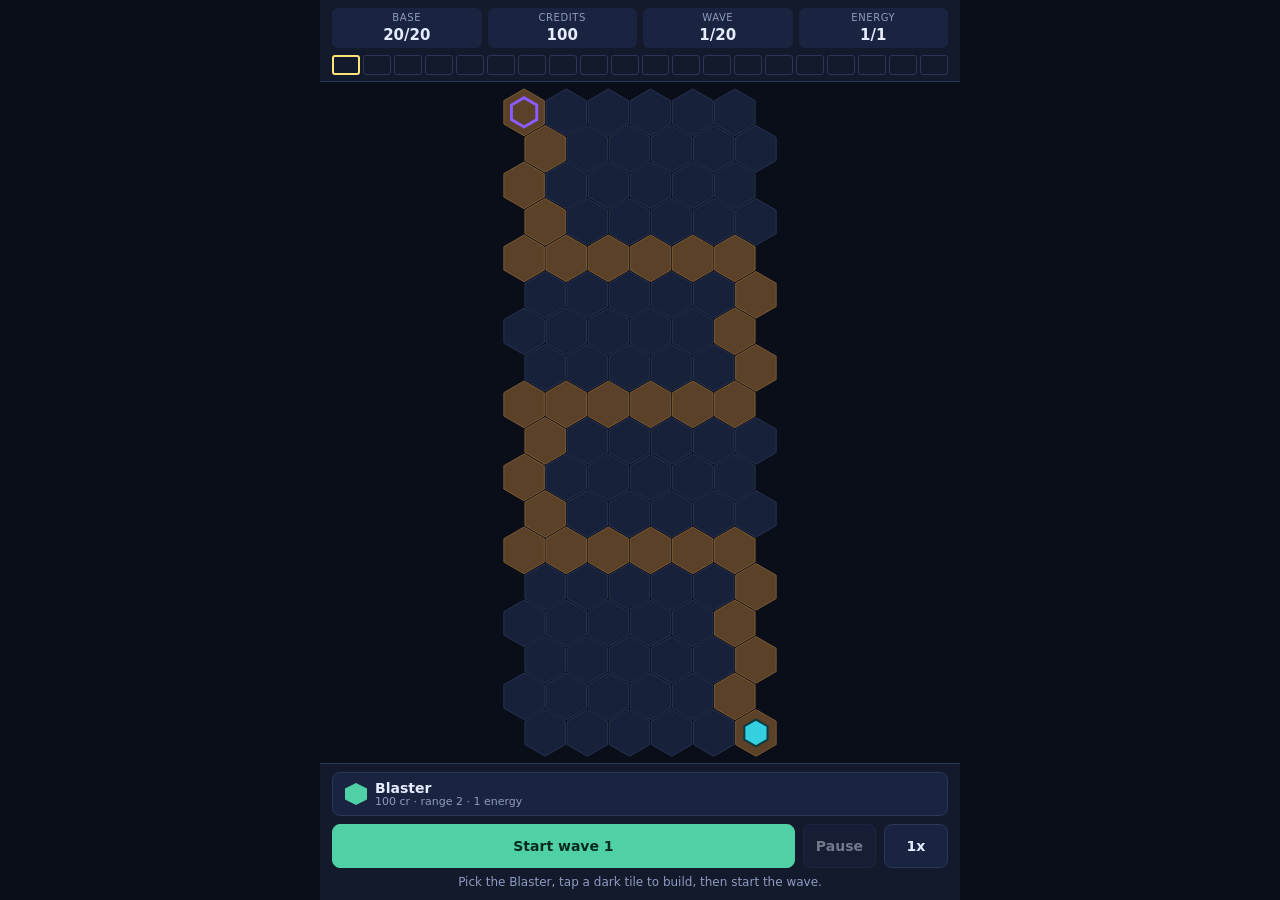
<file: index.html>
<!doctype html>
<html lang="en">
<head>
<meta charset="utf-8">
<meta name="viewport" content="width=device-width, initial-scale=1, viewport-fit=cover">
<meta name="theme-color" content="#0a0e18">
<title>TD: Another World</title>
<!-- GENERATED by tools/build.js from src/ and data/. Do not edit by hand: edit the sources and rebuild. -->
<style>
:root {
  --bg: #0a0e18;
  --panel: #121a2c;
  --panel-2: #1a2440;
  --edge: #2a3758;
  --text: #e6ecff;
  --muted: #8f9cc0;
  --accent: #4fd1a5;
  --accent-ink: #062a20;
  --danger: #ff6b6b;
  --gold: #ffe27a;
  --cleared: #4fd1a5;
}

* { box-sizing: border-box; }

html, body {
  margin: 0;
  height: 100%;
  background: var(--bg);
  color: var(--text);
  font: 14px/1.35 system-ui, -apple-system, "Segoe UI", Roboto, sans-serif;
  overscroll-behavior: none;
  touch-action: manipulation;
  -webkit-user-select: none;
  user-select: none;
}

#app {
  display: flex;
  flex-direction: column;
  height: 100vh;
  height: 100dvh;
  max-width: 640px;
  margin: 0 auto;
}

/* ---------- HUD ---------- */
#hud {
  flex: none;
  padding: 8px 12px 6px;
  padding-top: max(8px, env(safe-area-inset-top));
  background: var(--panel);
  border-bottom: 1px solid var(--edge);
}

.stats {
  display: grid;
  grid-template-columns: repeat(4, 1fr);
  gap: 6px;
}

.stat {
  display: flex;
  flex-direction: column;
  align-items: center;
  padding: 3px 4px;
  background: var(--panel-2);
  border-radius: 6px;
  min-width: 0;
}
.stat .label { font-size: 10px; letter-spacing: 0.06em; text-transform: uppercase; color: var(--muted); }
.stat .value { font-size: 15px; font-weight: 700; font-variant-numeric: tabular-nums; white-space: nowrap; }
.stat.danger .value { color: var(--danger); }
.stat.flash { animation: flash 0.4s ease-out; }
@keyframes flash { from { background: #5a1d26; } to { background: var(--panel-2); } }

.waves {
  display: grid;
  grid-template-columns: repeat(var(--wave-count, 20), 1fr);
  gap: 3px;
  margin-top: 7px;
}
.wave-sq {
  appearance: none;
  width: 100%;
  height: 20px;
  min-width: 0;
  min-height: 0; /* override the 44px button minimum: 20 squares share one row */
  padding: 0;
  border: 1px solid var(--edge);
  border-radius: 3px;
  background: transparent;
  cursor: pointer;
}
.wave-sq.cleared { background: var(--cleared); border-color: var(--cleared); }
.wave-sq.current { border: 2px solid var(--gold); }
.wave-sq:focus-visible { outline: 2px solid var(--text); outline-offset: 1px; }

/* ---------- Stage ---------- */
#stage {
  position: relative;
  flex: 1 1 auto;
  min-height: 0;
  overflow: hidden;
}
#map {
  display: block;
  width: 100%;
  height: 100%;
  touch-action: none;
  cursor: crosshair;
}

.panel {
  position: absolute;
  left: 12px;
  right: 12px;
  top: 10px;
  padding: 12px 14px;
  background: rgba(18, 26, 44, 0.96);
  border: 1px solid var(--edge);
  border-radius: 10px;
  box-shadow: 0 8px 24px rgba(0, 0, 0, 0.5);
}
.panel h2 { margin: 0 0 6px; font-size: 15px; }
.panel ul { margin: 0; padding-left: 18px; }
.panel li { margin: 3px 0; }
.panel .muted { color: var(--muted); }
.panel .close {
  position: absolute;
  top: 6px;
  right: 6px;
  width: 32px;
  height: 32px;
  border: 0;
  background: transparent;
  color: var(--muted);
  font-size: 20px;
  cursor: pointer;
}

#overlay {
  position: absolute;
  inset: 0;
  display: flex;
  align-items: center;
  justify-content: center;
  padding: 16px;
  background: rgba(5, 8, 15, 0.72);
}
#overlay .card {
  width: 100%;
  max-width: 320px;
  padding: 20px;
  text-align: center;
  background: var(--panel);
  border: 1px solid var(--edge);
  border-radius: 12px;
}
#overlay h2 { margin: 0 0 8px; font-size: 22px; }
#overlay.won h2 { color: var(--accent); }
#overlay.lost h2 { color: var(--danger); }
#overlay p { margin: 4px 0; color: var(--muted); }
#overlay .final { color: var(--gold); font-weight: 700; }
#overlay button { margin-top: 14px; width: 100%; }

[hidden] { display: none !important; }

/* ---------- Controls ---------- */
#controls {
  flex: none;
  padding: 8px 12px;
  padding-bottom: max(8px, env(safe-area-inset-bottom));
  background: var(--panel);
  border-top: 1px solid var(--edge);
}

.control-row {
  display: flex;
  gap: 8px;
}

#palette { display: flex; gap: 8px; flex: 1 1 auto; min-width: 0; }

button {
  min-height: 44px;
  padding: 0 12px;
  border: 1px solid var(--edge);
  border-radius: 8px;
  background: var(--panel-2);
  color: var(--text);
  font: inherit;
  font-weight: 600;
  cursor: pointer;
}
button:disabled { opacity: 0.45; cursor: default; }
button:focus-visible { outline: 2px solid var(--text); outline-offset: 1px; }
button.primary { background: var(--accent); border-color: var(--accent); color: var(--accent-ink); }

.tower-card {
  display: flex;
  align-items: center;
  gap: 8px;
  flex: 1 1 auto;
  min-width: 0;
  text-align: left;
}
.tower-card .swatch {
  flex: none;
  width: 22px;
  height: 22px;
  background: var(--accent);
  clip-path: polygon(50% 0, 100% 25%, 100% 75%, 50% 100%, 0 75%, 0 25%);
}
.tower-card .meta { display: flex; flex-direction: column; min-width: 0; line-height: 1.15; }
.tower-card .meta small { color: var(--muted); font-weight: 500; font-size: 11px; white-space: nowrap; }
.tower-card[aria-pressed="true"] { border-color: var(--accent); box-shadow: inset 0 0 0 1px var(--accent); }
.tower-card.unaffordable .meta small { color: var(--danger); }

#btn-start { flex: 1 1 auto; }
#btn-pause, #btn-speed { flex: none; min-width: 64px; }

#message {
  min-height: 18px;
  margin-top: 6px;
  color: var(--muted);
  font-size: 12px;
  text-align: center;
}

</style>
</head>
<body>
<div id="app">
  <header id="hud">
    <div class="stats">
      <div class="stat" id="stat-health"><span class="label">Base</span><span class="value">-</span></div>
      <div class="stat" id="stat-credits"><span class="label">Credits</span><span class="value">-</span></div>
      <div class="stat" id="stat-wave"><span class="label">Wave</span><span class="value">-</span></div>
      <div class="stat" id="stat-energy"><span class="label">Energy</span><span class="value">-</span></div>
    </div>
    <div class="waves" id="waves" aria-label="Waves"></div>
  </header>

  <main id="stage">
    <canvas id="map" aria-label="Hex map"></canvas>
    <section class="panel" id="intel" hidden aria-live="polite"></section>
    <div id="overlay" hidden>
      <div class="card">
        <h2 id="overlay-title"></h2>
        <p id="overlay-stats"></p>
        <p class="final" id="overlay-credits"></p>
        <button class="primary" id="btn-restart" type="button">Restart</button>
      </div>
    </div>
  </main>

  <footer id="controls">
    <div class="control-row">
      <div id="palette"></div>
    </div>
    <div class="control-row" style="margin-top: 8px">
      <button class="primary" id="btn-start" type="button">Start wave</button>
      <button id="btn-pause" type="button">Pause</button>
      <button id="btn-speed" type="button" aria-label="Game speed">1x</button>
    </div>
    <div id="message" aria-live="polite"></div>
  </footer>
</div>

<script>
window.TD = window.TD || {};
window.TD.DATA = {
 "towers": [
  {
   "id": "blaster",
   "name": "Blaster",
   "role": "Single-target damage",
   "energy_cost": 1,
   "place_cost": 100,
   "base_damage": 10,
   "base_range_tiles": 2,
   "fire_rate": 1,
   "base_max_level": 3,
   "support_bonus": null,
   "splash": null,
   "unlock": "starting",
   "sprite": "blaster"
  }
 ],
 "enemies": [
  {
   "id": "basic",
   "name": "Crawler",
   "hp": 10,
   "speed": 2,
   "armor": 0,
   "bounty": 5,
   "base_damage": 1
  },
  {
   "id": "fast",
   "name": "Skitter",
   "hp": 6,
   "speed": 3,
   "armor": 0,
   "bounty": 5,
   "base_damage": 1
  }
 ],
 "player": {
  "starting_credits": 100,
  "base_health": 20,
  "energy_cap": 1,
  "loadout": [
   "blaster"
  ]
 },
 "levels": {
  "level1": {
   "id": "level1",
   "name": "Landing Zone",
   "grid": {
    "cols": 6,
    "rows": 18
   },
   "intel": "briefed",
   "path": [
    [
     0,
     0
    ],
    [
     0,
     1
    ],
    [
     0,
     2
    ],
    [
     0,
     3
    ],
    [
     0,
     4
    ],
    [
     1,
     4
    ],
    [
     2,
     4
    ],
    [
     3,
     4
    ],
    [
     4,
     4
    ],
    [
     5,
     4
    ],
    [
     5,
     5
    ],
    [
     5,
     6
    ],
    [
     5,
     7
    ],
    [
     5,
     8
    ],
    [
     4,
     8
    ],
    [
     3,
     8
    ],
    [
     2,
     8
    ],
    [
     1,
     8
    ],
    [
     0,
     8
    ],
    [
     0,
     9
    ],
    [
     0,
     10
    ],
    [
     0,
     11
    ],
    [
     0,
     12
    ],
    [
     1,
     12
    ],
    [
     2,
     12
    ],
    [
     3,
     12
    ],
    [
     4,
     12
    ],
    [
     5,
     12
    ],
    [
     5,
     13
    ],
    [
     5,
     14
    ],
    [
     5,
     15
    ],
    [
     5,
     16
    ],
    [
     5,
     17
    ]
   ],
   "waves": [
    {
     "hp_scale": 1,
     "groups": [
      {
       "enemy": "basic",
       "count": 8,
       "interval": 1.5,
       "delay": 0
      }
     ]
    },
    {
     "hp_scale": 1,
     "groups": [
      {
       "enemy": "basic",
       "count": 10,
       "interval": 1.45,
       "delay": 0
      }
     ]
    },
    {
     "hp_scale": 1,
     "groups": [
      {
       "enemy": "basic",
       "count": 12,
       "interval": 1.4,
       "delay": 0
      }
     ]
    },
    {
     "hp_scale": 1.15,
     "groups": [
      {
       "enemy": "basic",
       "count": 14,
       "interval": 1.35,
       "delay": 0
      },
      {
       "enemy": "fast",
       "count": 4,
       "interval": 1.2,
       "delay": 3
      }
     ]
    },
    {
     "hp_scale": 1.44,
     "groups": [
      {
       "enemy": "basic",
       "count": 16,
       "interval": 1.3,
       "delay": 0
      },
      {
       "enemy": "fast",
       "count": 5,
       "interval": 1.17,
       "delay": 3
      }
     ]
    },
    {
     "hp_scale": 1.84,
     "groups": [
      {
       "enemy": "basic",
       "count": 18,
       "interval": 1.25,
       "delay": 0
      },
      {
       "enemy": "fast",
       "count": 6,
       "interval": 1.14,
       "delay": 3
      }
     ]
    },
    {
     "hp_scale": 2.33,
     "groups": [
      {
       "enemy": "basic",
       "count": 20,
       "interval": 1.2,
       "delay": 0
      },
      {
       "enemy": "fast",
       "count": 8,
       "interval": 1.11,
       "delay": 3
      }
     ]
    },
    {
     "hp_scale": 2.9,
     "groups": [
      {
       "enemy": "basic",
       "count": 22,
       "interval": 1.15,
       "delay": 0
      },
      {
       "enemy": "fast",
       "count": 9,
       "interval": 1.08,
       "delay": 3
      }
     ]
    },
    {
     "hp_scale": 3.55,
     "groups": [
      {
       "enemy": "basic",
       "count": 24,
       "interval": 1.1,
       "delay": 0
      },
      {
       "enemy": "fast",
       "count": 10,
       "interval": 1.05,
       "delay": 3
      }
     ]
    },
    {
     "hp_scale": 4.26,
     "groups": [
      {
       "enemy": "basic",
       "count": 26,
       "interval": 1.05,
       "delay": 0
      },
      {
       "enemy": "fast",
       "count": 11,
       "interval": 1.02,
       "delay": 3
      }
     ]
    },
    {
     "hp_scale": 5.04,
     "groups": [
      {
       "enemy": "basic",
       "count": 28,
       "interval": 1,
       "delay": 0
      },
      {
       "enemy": "fast",
       "count": 12,
       "interval": 0.99,
       "delay": 3
      }
     ]
    },
    {
     "hp_scale": 5.88,
     "groups": [
      {
       "enemy": "basic",
       "count": 30,
       "interval": 0.95,
       "delay": 0
      },
      {
       "enemy": "fast",
       "count": 14,
       "interval": 0.96,
       "delay": 3
      }
     ]
    },
    {
     "hp_scale": 6.77,
     "groups": [
      {
       "enemy": "basic",
       "count": 32,
       "interval": 0.9,
       "delay": 0
      },
      {
       "enemy": "fast",
       "count": 15,
       "interval": 0.93,
       "delay": 3
      }
     ]
    },
    {
     "hp_scale": 7.72,
     "groups": [
      {
       "enemy": "basic",
       "count": 34,
       "interval": 0.85,
       "delay": 0
      },
      {
       "enemy": "fast",
       "count": 16,
       "interval": 0.9,
       "delay": 3
      }
     ]
    },
    {
     "hp_scale": 8.73,
     "groups": [
      {
       "enemy": "basic",
       "count": 36,
       "interval": 0.8,
       "delay": 0
      },
      {
       "enemy": "fast",
       "count": 17,
       "interval": 0.87,
       "delay": 3
      }
     ]
    },
    {
     "hp_scale": 9.78,
     "groups": [
      {
       "enemy": "basic",
       "count": 38,
       "interval": 0.75,
       "delay": 0
      },
      {
       "enemy": "fast",
       "count": 18,
       "interval": 0.84,
       "delay": 3
      }
     ]
    },
    {
     "hp_scale": 10.89,
     "groups": [
      {
       "enemy": "basic",
       "count": 40,
       "interval": 0.7,
       "delay": 0
      },
      {
       "enemy": "fast",
       "count": 20,
       "interval": 0.81,
       "delay": 3
      }
     ]
    },
    {
     "hp_scale": 12.04,
     "groups": [
      {
       "enemy": "basic",
       "count": 42,
       "interval": 0.65,
       "delay": 0
      },
      {
       "enemy": "fast",
       "count": 21,
       "interval": 0.78,
       "delay": 3
      }
     ]
    },
    {
     "hp_scale": 13.25,
     "groups": [
      {
       "enemy": "basic",
       "count": 44,
       "interval": 0.6,
       "delay": 0
      },
      {
       "enemy": "fast",
       "count": 22,
       "interval": 0.75,
       "delay": 3
      }
     ]
    },
    {
     "hp_scale": 14.49,
     "groups": [
      {
       "enemy": "basic",
       "count": 46,
       "interval": 0.55,
       "delay": 0
      },
      {
       "enemy": "fast",
       "count": 23,
       "interval": 0.72,
       "delay": 3
      }
     ]
    }
   ]
  }
 }
};
</script>
<script>
// ---- src/hex.js ----
// Hex grid maths. Pointy-top hexes, "odd-r" offset coordinates in data
// (odd rows are shifted right by half a hex), axial/cube coordinates for maths.
//
// Offset tile:  { col, row }
// Axial:        { q, r }        (cube s = -q - r)
//
// Pixel maths uses a hex "size" = centre-to-corner distance. With size 1,
// adjacent centres are sqrt(3) apart; the simulation measures distance in
// tiles (one tile = one centre-to-centre step), so it never needs pixels.
(function (root) {
  'use strict';

  const SQRT3 = Math.sqrt(3);

  // Axial neighbour directions (same order for every hex).
  const AXIAL_DIRS = [
    { q: +1, r: 0 }, { q: +1, r: -1 }, { q: 0, r: -1 },
    { q: -1, r: 0 }, { q: -1, r: +1 }, { q: 0, r: +1 },
  ];

  function offsetToAxial(col, row) {
    // odd-r: q = col - (row - (row & 1)) / 2
    return { q: col - (row - (row & 1)) / 2, r: row };
  }

  function axialToOffset(q, r) {
    return { col: q + (r - (r & 1)) / 2, row: r };
  }

  function axialDistance(a, b) {
    const dq = a.q - b.q;
    const dr = a.r - b.r;
    return (Math.abs(dq) + Math.abs(dr) + Math.abs(dq + dr)) / 2;
  }

  // Distance in tiles between two offset tiles.
  function distance(a, b) {
    return axialDistance(offsetToAxial(a.col, a.row), offsetToAxial(b.col, b.row));
  }

  // The six neighbours of an offset tile (may fall outside the grid).
  function neighbours(col, row) {
    const a = offsetToAxial(col, row);
    return AXIAL_DIRS.map((d) => axialToOffset(a.q + d.q, a.r + d.r));
  }

  function inBounds(col, row, cols, rows) {
    return col >= 0 && col < cols && row >= 0 && row < rows;
  }

  // Every offset tile within `radius` tiles of (col,row), including itself,
  // clipped to the grid. Radius 1 gives the tile plus its six neighbours.
  function tilesInRange(col, row, radius, cols, rows) {
    const c = offsetToAxial(col, row);
    const out = [];
    for (let dq = -radius; dq <= radius; dq++) {
      const lo = Math.max(-radius, -dq - radius);
      const hi = Math.min(radius, -dq + radius);
      for (let dr = lo; dr <= hi; dr++) {
        const o = axialToOffset(c.q + dq, c.r + dr);
        if (inBounds(o.col, o.row, cols, rows)) out.push(o);
      }
    }
    return out;
  }

  // Round fractional axial coordinates to the nearest hex (via cube rounding).
  function axialRound(q, r) {
    const s = -q - r;
    let rq = Math.round(q);
    let rr = Math.round(r);
    const rs = Math.round(s);
    const dq = Math.abs(rq - q);
    const dr = Math.abs(rr - r);
    const ds = Math.abs(rs - s);
    if (dq > dr && dq > ds) rq = -rr - rs;
    else if (dr > ds) rr = -rq - rs;
    // Normalise -0 to 0 so results compare cleanly.
    return { q: rq + 0, r: rr + 0 };
  }

  // Centre of an offset tile in pixels, for a hex of the given size,
  // with tile (0,0) centred at (0,0).
  function hexToPixel(col, row, size) {
    return {
      x: size * SQRT3 * (col + 0.5 * (row & 1)),
      y: size * 1.5 * row,
    };
  }

  // Offset tile containing pixel (x,y). Same origin as hexToPixel.
  function pixelToHex(x, y, size) {
    const q = ((SQRT3 / 3) * x - (1 / 3) * y) / size;
    const r = ((2 / 3) * y) / size;
    const a = axialRound(q, r);
    return axialToOffset(a.q, a.r);
  }

  // Corner points of a pointy-top hex centred at (cx,cy).
  function hexCorners(cx, cy, size) {
    const pts = [];
    for (let i = 0; i < 6; i++) {
      const angle = (Math.PI / 180) * (60 * i - 30);
      pts.push({ x: cx + size * Math.cos(angle), y: cy + size * Math.sin(angle) });
    }
    return pts;
  }

  // Pixel extent of a cols x rows odd-r grid (tile (0,0) centred at (0,0)).
  function gridPixelBounds(cols, rows, size) {
    const w = SQRT3 * size;
    return {
      minX: -w / 2,
      minY: -size,
      width: w * (cols + (rows > 1 ? 0.5 : 0)),
      height: size * (1.5 * (rows - 1) + 2),
    };
  }

  const key = (col, row) => col + ',' + row;

  const api = {
    SQRT3, AXIAL_DIRS,
    offsetToAxial, axialToOffset, axialDistance, distance, neighbours,
    inBounds, tilesInRange, axialRound, hexToPixel, pixelToHex, hexCorners,
    gridPixelBounds, key,
  };

  root.TD = root.TD || {};
  root.TD.hex = api;
  if (typeof module !== 'undefined' && module.exports) module.exports = api;
})(typeof globalThis !== 'undefined' ? globalThis : this);

// ---- src/sim.js ----
// Game simulation. No DOM or canvas here: it runs headless in Node for tests.
//
// Units: time in seconds, distance in tiles (one tile = one step between
// adjacent hex centres). Enemies hold `progress`, a float index into the
// level's path: progress 3.5 is halfway between path[3] and path[4].
(function (root) {
  'use strict';

  const hex = (typeof require === 'function' && typeof module !== 'undefined')
    ? require('./hex.js')
    : root.TD.hex;

  // ---------- data helpers ----------

  function byId(list) {
    const m = {};
    for (const item of list) m[item.id] = item;
    return m;
  }

  // Check data files for mistakes that would break play. Returns a list of
  // error strings (empty when the data is valid).
  function validateData(data) {
    const errors = [];
    const towers = byId(data.towers);
    const enemies = byId(data.enemies);
    for (const t of data.towers) {
      for (const f of ['energy_cost', 'place_cost', 'base_damage', 'base_range_tiles', 'fire_rate']) {
        if (typeof t[f] !== 'number' || t[f] < 0) errors.push(`tower ${t.id}: ${f} must be a non-negative number`);
      }
      if (!Number.isInteger(t.base_range_tiles)) errors.push(`tower ${t.id}: base_range_tiles must be a whole number`);
    }
    for (const e of data.enemies) {
      for (const f of ['hp', 'speed', 'armor', 'bounty', 'base_damage']) {
        if (typeof e[f] !== 'number' || e[f] < 0) errors.push(`enemy ${e.id}: ${f} must be a non-negative number`);
      }
    }
    for (const id of data.player.loadout) {
      if (!towers[id]) errors.push(`player loadout: unknown tower "${id}"`);
    }
    for (const level of Object.values(data.levels)) {
      const { cols, rows } = level.grid;
      const seen = new Set();
      level.path.forEach(([c, r], i) => {
        if (!hex.inBounds(c, r, cols, rows)) errors.push(`${level.id}: path tile ${i} (${c},${r}) is off the grid`);
        const k = hex.key(c, r);
        if (seen.has(k)) errors.push(`${level.id}: path tile ${i} (${c},${r}) repeats`);
        seen.add(k);
        if (i > 0) {
          const [pc, pr] = level.path[i - 1];
          const d = hex.distance({ col: pc, row: pr }, { col: c, row: r });
          if (d !== 1) errors.push(`${level.id}: path tiles ${i - 1} and ${i} are not adjacent`);
        }
      });
      if (level.path.length < 2) errors.push(`${level.id}: path needs at least 2 tiles`);
      if (!level.waves.length) errors.push(`${level.id}: needs at least one wave`);
      level.waves.forEach((w, wi) => {
        if (!w.groups.length) errors.push(`${level.id}: wave ${wi + 1} has no enemy groups`);
        for (const g of w.groups) {
          if (!enemies[g.enemy]) errors.push(`${level.id}: wave ${wi + 1} uses unknown enemy "${g.enemy}"`);
          if (!(g.count > 0)) errors.push(`${level.id}: wave ${wi + 1} group count must be > 0`);
          if (!(g.interval > 0)) errors.push(`${level.id}: wave ${wi + 1} group interval must be > 0`);
        }
      });
    }
    return errors;
  }

  // Energy budget for a level: the level's own limit if it sets one,
  // otherwise the player's energy cap (DESIGN.md section 6).
  function energyBudget(data, level) {
    return (level.energy_budget != null) ? level.energy_budget : data.player.energy_cap;
  }

  // Energy caps how many tower TYPES the loadout holds, not placements.
  function loadoutEnergy(data, loadout) {
    const towers = byId(data.towers);
    return loadout.reduce((sum, id) => sum + towers[id].energy_cost, 0);
  }

  function checkLoadout(data, level, loadout) {
    const used = loadoutEnergy(data, loadout);
    const budget = energyBudget(data, level);
    return { ok: used <= budget, used, budget };
  }

  // Can `towerId` be added to `loadout` without breaking the budget?
  function canAddToLoadout(data, level, loadout, towerId) {
    if (loadout.includes(towerId)) return { ok: false, reason: 'already in loadout' };
    const next = checkLoadout(data, level, loadout.concat(towerId));
    return next.ok ? { ok: true } : { ok: false, reason: `needs ${next.used} energy, budget is ${next.budget}` };
  }

  // Spawn schedule for a wave: [{ time, enemy }] sorted by time.
  function waveSchedule(wave) {
    const out = [];
    for (const g of wave.groups) {
      const delay = g.delay || 0;
      for (let i = 0; i < g.count; i++) out.push({ time: delay + i * g.interval, enemy: g.enemy });
    }
    out.sort((a, b) => a.time - b.time);
    return out;
  }

  // What the HUD may reveal about a wave once it is cleared.
  function waveSummary(wave) {
    return {
      groups: wave.groups.map((g) => ({
        enemy: g.enemy, count: g.count, interval: g.interval, delay: g.delay || 0,
      })),
      total: wave.groups.reduce((n, g) => n + g.count, 0),
      hp_scale: wave.hp_scale || 1,
    };
  }

  // ---------- game state ----------

  function createGame(data, levelId, opts) {
    opts = opts || {};
    const level = data.levels[levelId];
    if (!level) throw new Error('unknown level ' + levelId);
    const loadout = (opts.loadout || data.player.loadout).slice();
    const energy = checkLoadout(data, level, loadout);
    if (!energy.ok) throw new Error(`loadout needs ${energy.used} energy, budget is ${energy.budget}`);

    const pathSet = new Set(level.path.map(([c, r]) => hex.key(c, r)));
    return {
      data,
      level,
      towerDefs: byId(data.towers),
      enemyDefs: byId(data.enemies),
      loadout,
      energy, // { used, budget }
      pathSet,
      credits: data.player.starting_credits,
      creditsEarned: 0,
      creditsSpent: 0,
      baseHealth: data.player.base_health,
      maxBaseHealth: data.player.base_health,
      phase: 'build', // build | wave | won | lost
      waveIndex: 0, // the wave in progress, or the next one to start
      wavesCleared: level.waves.map(() => false),
      waveIntel: {}, // wave index -> summary, recorded when cleared (session only)
      schedule: [],
      waveTime: 0,
      time: 0,
      towers: [],
      enemies: [],
      nextId: 1,
      kills: 0,
      leaks: 0,
      result: null, // { won, credits, wave } once the level ends
      events: [], // render hints (shots, kills, leaks); the UI drains these
    };
  }

  function towerAt(state, col, row) {
    return state.towers.find((t) => t.col === col && t.row === row) || null;
  }

  function isPath(state, col, row) {
    return state.pathSet.has(hex.key(col, row));
  }

  // Range in whole tiles for a placed tower (upgrades/support hook in later).
  function towerRange(state, tower) {
    return state.towerDefs[tower.type].base_range_tiles;
  }

  function attackZone(state, col, row, range) {
    const { cols, rows } = state.level.grid;
    return hex.tilesInRange(col, row, range, cols, rows);
  }

  function canPlace(state, towerId, col, row) {
    const def = state.towerDefs[towerId];
    const { cols, rows } = state.level.grid;
    if (state.phase === 'won' || state.phase === 'lost') return { ok: false, reason: 'level is over' };
    if (!def) return { ok: false, reason: 'unknown tower' };
    if (!state.loadout.includes(towerId)) return { ok: false, reason: 'not in loadout' };
    if (!hex.inBounds(col, row, cols, rows)) return { ok: false, reason: 'off the map' };
    if (isPath(state, col, row)) return { ok: false, reason: 'path tile' };
    if (towerAt(state, col, row)) return { ok: false, reason: 'tile occupied' };
    if (state.credits < def.place_cost) return { ok: false, reason: `needs ${def.place_cost} credits` };
    return { ok: true };
  }

  function placeTower(state, towerId, col, row) {
    const check = canPlace(state, towerId, col, row);
    if (!check.ok) return check;
    const def = state.towerDefs[towerId];
    state.credits -= def.place_cost;
    state.creditsSpent += def.place_cost;
    const tower = { id: state.nextId++, type: towerId, col, row, cooldown: 0, shots: 0 };
    state.towers.push(tower);
    return { ok: true, tower };
  }

  function canStartWave(state) {
    return state.phase === 'build' && state.waveIndex < state.level.waves.length;
  }

  function startWave(state) {
    if (!canStartWave(state)) return false;
    state.schedule = waveSchedule(state.level.waves[state.waveIndex]);
    state.waveTime = 0;
    state.phase = 'wave';
    return true;
  }

  function spawnEnemy(state, enemyId) {
    const def = state.enemyDefs[enemyId];
    const wave = state.level.waves[state.waveIndex];
    const hp = Math.round(def.hp * (wave.hp_scale || 1));
    state.enemies.push({
      id: state.nextId++,
      type: enemyId,
      hp,
      maxHp: hp,
      speed: def.speed,
      armor: def.armor,
      bounty: def.bounty,
      damage: def.base_damage,
      progress: 0,
    });
  }

  // Path tile an enemy currently occupies (nearest tile along its route).
  function enemyTile(state, enemy) {
    const path = state.level.path;
    const i = Math.min(path.length - 1, Math.max(0, Math.round(enemy.progress)));
    return { col: path[i][0], row: path[i][1] };
  }

  function endLevel(state, won) {
    state.phase = won ? 'won' : 'lost';
    state.schedule = [];
    // Final credits are stored for the campaign; no bonuses in M1.
    state.result = { won, credits: state.credits, wave: state.waveIndex + (won ? 0 : 1) };
  }

  function step(state, dt) {
    if (state.phase !== 'wave') return;
    state.time += dt;
    state.waveTime += dt;

    // 1. Spawn.
    while (state.schedule.length && state.schedule[0].time <= state.waveTime) {
      spawnEnemy(state, state.schedule.shift().enemy);
    }

    // 2. Move; enemies reaching the exit damage the base.
    const exitAt = state.level.path.length - 1;
    for (const e of state.enemies) {
      e.progress += e.speed * dt;
      if (e.progress >= exitAt) {
        e.leaked = true;
        state.baseHealth = Math.max(0, state.baseHealth - e.damage);
        state.leaks++;
        state.events.push({ type: 'leak', enemy: e.id });
      }
    }
    state.enemies = state.enemies.filter((e) => !e.leaked);
    if (state.baseHealth <= 0) { endLevel(state, false); return; }

    // 3. Towers fire at the first enemy (furthest along the path) in range.
    for (const t of state.towers) {
      const def = state.towerDefs[t.type];
      t.cooldown -= dt;
      if (t.cooldown > 0) continue;
      const range = towerRange(state, t);
      let target = null;
      for (const e of state.enemies) {
        if (e.hp <= 0) continue;
        if (hex.distance(t, enemyTile(state, e)) > range) continue;
        if (!target || e.progress > target.progress) target = e;
      }
      if (!target) { t.cooldown = 0; continue; } // stay ready
      const dmg = Math.max(1, def.base_damage - target.armor);
      target.hp -= dmg;
      t.shots++;
      t.cooldown += 1 / def.fire_rate;
      state.events.push({ type: 'shot', tower: t.id, enemy: target.id, progress: target.progress });
    }

    // 4. Remove the dead and pay bounties.
    const alive = [];
    for (const e of state.enemies) {
      if (e.hp > 0) { alive.push(e); continue; }
      state.credits += e.bounty;
      state.creditsEarned += e.bounty;
      state.kills++;
      state.events.push({ type: 'kill', enemy: e.id, progress: e.progress, bounty: e.bounty });
    }
    state.enemies = alive;

    // 5. Wave cleared when nothing is left to spawn and nothing is alive.
    if (!state.schedule.length && !state.enemies.length) {
      const i = state.waveIndex;
      state.wavesCleared[i] = true;
      state.waveIntel[i] = waveSummary(state.level.waves[i]);
      state.events.push({ type: 'waveCleared', wave: i });
      state.waveIndex++;
      if (state.waveIndex >= state.level.waves.length) endLevel(state, true);
      else state.phase = 'build';
    }
  }

  // Intel shown when a wave square is clicked. Uncleared waves reveal nothing.
  function waveIntel(state, i) {
    if (!state.wavesCleared[i]) return { cleared: false };
    return Object.assign({ cleared: true }, state.waveIntel[i]);
  }

  const api = {
    byId, validateData, energyBudget, loadoutEnergy, checkLoadout, canAddToLoadout,
    waveSchedule, waveSummary, createGame, towerAt, isPath, towerRange, attackZone,
    canPlace, placeTower, canStartWave, startWave, enemyTile, step, waveIntel,
  };

  root.TD = root.TD || {};
  root.TD.sim = api;
  if (typeof module !== 'undefined' && module.exports) module.exports = api;
})(typeof globalThis !== 'undefined' ? globalThis : this);

// ---- src/render.js ----
// Canvas rendering. Reads simulation state; never changes it.
(function (root) {
  'use strict';
  const hex = root.TD.hex;
  const sim = root.TD.sim;

  const COLORS = {
    bg: '#0a0e18',
    tile: '#18213a',
    tileEdge: '#26324f',
    path: '#5b4128',
    pathEdge: '#7a5834',
    spawn: '#8a5cff',
    base: '#35d0e0',
    zoneFill: 'rgba(80, 200, 255, 0.16)',
    zoneEdge: 'rgba(80, 200, 255, 0.55)',
    hover: 'rgba(255, 255, 255, 0.10)',
    ghostOk: 'rgba(90, 230, 140, 0.55)',
    ghostBad: 'rgba(255, 90, 90, 0.55)',
    tower: '#4fd1a5',
    towerEdge: '#0f3d30',
    towerSelected: '#ffffff',
    shot: 'rgba(160, 255, 220, 0.9)',
    basic: '#ff9a3c',
    fast: '#ff4fa3',
    enemyEdge: '#1a0f08',
    hpBack: 'rgba(0,0,0,0.6)',
    hpFill: '#7cff6b',
    bounty: '#ffe27a',
  };

  // Fit the grid into a w x h CSS-pixel box. Returns the view transform.
  function fitView(level, w, h) {
    const { cols, rows } = level.grid;
    const pad = 6;
    const unit = hex.gridPixelBounds(cols, rows, 1);
    const size = Math.max(4, Math.min((w - pad * 2) / unit.width, (h - pad * 2) / unit.height));
    const b = hex.gridPixelBounds(cols, rows, size);
    return {
      size,
      ox: (w - b.width) / 2 - b.minX,
      oy: (h - b.height) / 2 - b.minY,
      w, h,
    };
  }

  function tileCenter(view, col, row) {
    const p = hex.hexToPixel(col, row, view.size);
    return { x: p.x + view.ox, y: p.y + view.oy };
  }

  function pixelToTile(view, x, y) {
    return hex.pixelToHex(x - view.ox, y - view.oy, view.size);
  }

  // Pixel position along the path for a fractional progress value.
  function pathPoint(view, level, progress) {
    const path = level.path;
    const last = path.length - 1;
    const p = Math.min(last, Math.max(0, progress));
    const i = Math.min(last - 1, Math.floor(p));
    const f = p - i;
    const a = tileCenter(view, path[i][0], path[i][1]);
    const b = tileCenter(view, path[i + 1][0], path[i + 1][1]);
    return { x: a.x + (b.x - a.x) * f, y: a.y + (b.y - a.y) * f };
  }

  function hexPath(ctx, cx, cy, size) {
    const pts = hex.hexCorners(cx, cy, size);
    ctx.beginPath();
    ctx.moveTo(pts[0].x, pts[0].y);
    for (let i = 1; i < 6; i++) ctx.lineTo(pts[i].x, pts[i].y);
    ctx.closePath();
  }

  function drawZone(ctx, view, state, col, row, range) {
    ctx.fillStyle = COLORS.zoneFill;
    ctx.strokeStyle = COLORS.zoneEdge;
    ctx.lineWidth = 1;
    for (const t of sim.attackZone(state, col, row, range)) {
      const c = tileCenter(view, t.col, t.row);
      hexPath(ctx, c.x, c.y, view.size * 0.94);
      ctx.fill();
      ctx.stroke();
    }
  }

  // fx: transient visuals owned by the UI: { shots: [], pops: [] }
  // ui: { hover, placing, pending, selectedId, now, aim: { towerId: angle } }
  function draw(ctx, view, state, ui, fx) {
    const { level } = state;
    const { cols, rows } = level.grid;
    const s = view.size;

    ctx.fillStyle = COLORS.bg;
    ctx.fillRect(0, 0, view.w, view.h);

    // Tiles.
    for (let row = 0; row < rows; row++) {
      for (let col = 0; col < cols; col++) {
        const c = tileCenter(view, col, row);
        const onPath = sim.isPath(state, col, row);
        hexPath(ctx, c.x, c.y, s * 0.96);
        ctx.fillStyle = onPath ? COLORS.path : COLORS.tile;
        ctx.fill();
        ctx.strokeStyle = onPath ? COLORS.pathEdge : COLORS.tileEdge;
        ctx.lineWidth = 1;
        ctx.stroke();
      }
    }

    // Spawn and base markers at the path ends.
    const [sc, sr] = level.path[0];
    const [ec, er] = level.path[level.path.length - 1];
    const sp = tileCenter(view, sc, sr);
    const ep = tileCenter(view, ec, er);
    ctx.strokeStyle = COLORS.spawn;
    ctx.lineWidth = Math.max(2, s * 0.12);
    hexPath(ctx, sp.x, sp.y, s * 0.6);
    ctx.stroke();
    ctx.fillStyle = COLORS.base;
    hexPath(ctx, ep.x, ep.y, s * 0.55);
    ctx.fill();
    ctx.strokeStyle = '#0b3a40';
    ctx.lineWidth = 2;
    ctx.stroke();

    // Hover highlight.
    const focus = ui.pending || ui.hover;
    if (focus && hex.inBounds(focus.col, focus.row, cols, rows)) {
      const c = tileCenter(view, focus.col, focus.row);
      hexPath(ctx, c.x, c.y, s * 0.96);
      ctx.fillStyle = COLORS.hover;
      ctx.fill();
    }

    // Attack zones: selected tower, hovered tower, and the placement ghost.
    const selected = state.towers.find((t) => t.id === ui.selectedId);
    if (selected) drawZone(ctx, view, state, selected.col, selected.row, sim.towerRange(state, selected));
    if (!ui.placing && ui.hover) {
      const hovered = sim.towerAt(state, ui.hover.col, ui.hover.row);
      if (hovered && hovered !== selected) drawZone(ctx, view, state, hovered.col, hovered.row, sim.towerRange(state, hovered));
    }
    if (ui.placing && focus && hex.inBounds(focus.col, focus.row, cols, rows)) {
      const def = state.towerDefs[ui.placing];
      const ok = sim.canPlace(state, ui.placing, focus.col, focus.row).ok;
      if (ok) drawZone(ctx, view, state, focus.col, focus.row, def.base_range_tiles);
      const c = tileCenter(view, focus.col, focus.row);
      ctx.fillStyle = ok ? COLORS.ghostOk : COLORS.ghostBad;
      ctx.beginPath();
      ctx.arc(c.x, c.y, s * 0.5, 0, Math.PI * 2);
      ctx.fill();
    }

    // Enemies.
    for (const e of state.enemies) {
      const p = pathPoint(view, level, e.progress);
      const r = s * (e.type === 'fast' ? 0.3 : 0.38);
      ctx.fillStyle = COLORS[e.type] || COLORS.basic;
      ctx.strokeStyle = COLORS.enemyEdge;
      ctx.lineWidth = 1.5;
      ctx.beginPath();
      if (e.type === 'fast') {
        ctx.moveTo(p.x, p.y - r * 1.2);
        ctx.lineTo(p.x + r, p.y);
        ctx.lineTo(p.x, p.y + r * 1.2);
        ctx.lineTo(p.x - r, p.y);
        ctx.closePath();
      } else {
        ctx.arc(p.x, p.y, r, 0, Math.PI * 2);
      }
      ctx.fill();
      ctx.stroke();
      if (e.hp < e.maxHp) {
        const bw = s * 0.8;
        const bh = Math.max(2, s * 0.1);
        const bx = p.x - bw / 2;
        const by = p.y - r * 1.3 - bh - 2;
        ctx.fillStyle = COLORS.hpBack;
        ctx.fillRect(bx, by, bw, bh);
        ctx.fillStyle = COLORS.hpFill;
        ctx.fillRect(bx, by, bw * Math.max(0, e.hp / e.maxHp), bh);
      }
    }

    // Towers (drawn over enemies so they stay readable).
    for (const t of state.towers) {
      const c = tileCenter(view, t.col, t.row);
      const r = s * 0.5;
      ctx.fillStyle = COLORS.tower;
      ctx.strokeStyle = t.id === ui.selectedId ? COLORS.towerSelected : COLORS.towerEdge;
      ctx.lineWidth = t.id === ui.selectedId ? 3 : 2;
      hexPath(ctx, c.x, c.y, r);
      ctx.fill();
      ctx.stroke();
      // Barrel pointing at the last target.
      const ang = ui.aim[t.id] != null ? ui.aim[t.id] : -Math.PI / 2;
      ctx.strokeStyle = COLORS.towerEdge;
      ctx.lineWidth = Math.max(2, s * 0.16);
      ctx.lineCap = 'round';
      ctx.beginPath();
      ctx.moveTo(c.x, c.y);
      ctx.lineTo(c.x + Math.cos(ang) * r * 0.95, c.y + Math.sin(ang) * r * 0.95);
      ctx.stroke();
      ctx.lineCap = 'butt';
    }

    // Shot tracers.
    ctx.lineWidth = Math.max(1.5, s * 0.08);
    for (const f of fx.shots) {
      const a = 1 - (ui.now - f.t0) / f.life;
      if (a <= 0) continue;
      ctx.strokeStyle = COLORS.shot;
      ctx.globalAlpha = a;
      ctx.beginPath();
      ctx.moveTo(f.x0, f.y0);
      ctx.lineTo(f.x1, f.y1);
      ctx.stroke();
    }
    ctx.globalAlpha = 1;

    // Bounty pops.
    ctx.font = `bold ${Math.max(10, Math.round(s * 0.45))}px system-ui, sans-serif`;
    ctx.textAlign = 'center';
    ctx.textBaseline = 'middle';
    for (const f of fx.pops) {
      const k = (ui.now - f.t0) / f.life;
      if (k >= 1) continue;
      ctx.globalAlpha = 1 - k;
      ctx.fillStyle = COLORS.bounty;
      ctx.fillText(f.text, f.x, f.y - k * s * 0.8);
    }
    ctx.globalAlpha = 1;
  }

  const api = { COLORS, fitView, tileCenter, pixelToTile, pathPoint, draw };
  root.TD = root.TD || {};
  root.TD.render = api;
})(typeof globalThis !== 'undefined' ? globalThis : this);

// ---- src/ui.js ----
// DOM, input and the game loop. Glues the simulation to the canvas.
(function (root) {
  'use strict';
  const { hex, sim, render } = root.TD;
  const DATA = root.TD.DATA;
  const LEVEL_ID = 'level1';
  const DT = 1 / 60; // fixed simulation step, seconds
  const MAX_STEPS_PER_FRAME = 20;

  const $ = (id) => document.getElementById(id);
  const el = {};

  let state = null;
  let view = null;
  let ctx = null;
  let paused = false;
  let speed = 1;
  let acc = 0;
  let lastTs = null;
  let overlayShown = false;
  let intelOpen = null; // index of the wave whose intel is showing
  let messageTimer = null;
  // Final credits are stored here when a level ends (session memory only;
  // the save file arrives in M4).
  let lastResult = null;

  const ui = { hover: null, placing: null, pending: null, selectedId: null, now: 0, aim: {} };
  const fx = { shots: [], pops: [] };
  const hudCache = {};

  // ---------- setup ----------

  function init() {
    for (const id of ['map', 'stage', 'waves', 'palette', 'intel', 'overlay', 'overlay-title',
      'overlay-stats', 'overlay-credits', 'btn-restart', 'btn-start', 'btn-pause', 'btn-speed',
      'message', 'stat-health', 'stat-credits', 'stat-wave', 'stat-energy']) {
      el[id] = $(id);
    }
    ctx = el.map.getContext('2d');

    const errors = sim.validateData(DATA);
    if (errors.length) {
      console.error('Data errors:\n' + errors.join('\n'));
      el.message.textContent = 'Data error: ' + errors[0];
      return;
    }

    el['btn-start'].addEventListener('click', onStart);
    el['btn-pause'].addEventListener('click', togglePause);
    el['btn-speed'].addEventListener('click', toggleSpeed);
    el['btn-restart'].addEventListener('click', newGame);

    const canvas = el.map;
    canvas.addEventListener('pointermove', (e) => {
      if (e.pointerType === 'mouse') ui.hover = tileFromEvent(e);
    });
    canvas.addEventListener('pointerleave', () => { ui.hover = null; });
    canvas.addEventListener('pointerup', (e) => {
      handleTap(tileFromEvent(e), e.pointerType !== 'mouse');
    });
    canvas.addEventListener('contextmenu', (e) => { e.preventDefault(); cancelPlacing(); });
    document.addEventListener('keydown', onKey);
    document.addEventListener('pointerdown', (e) => {
      // Tapping outside the intel panel (and not on a wave square) closes it.
      if (intelOpen != null && !el.intel.contains(e.target) && !e.target.closest('.wave-sq')) closeIntel();
    });

    window.addEventListener('resize', resize);
    if (window.ResizeObserver) new ResizeObserver(resize).observe(el.stage);

    newGame();
    resize();
    requestAnimationFrame(frame);
  }

  function newGame() {
    state = sim.createGame(DATA, LEVEL_ID);
    paused = false;
    speed = 1;
    acc = 0;
    overlayShown = false;
    ui.hover = null;
    ui.placing = null;
    ui.pending = null;
    ui.selectedId = null;
    ui.aim = {};
    fx.shots.length = 0;
    fx.pops.length = 0;
    for (const k of Object.keys(hudCache)) delete hudCache[k];
    el.overlay.hidden = true;
    closeIntel();
    buildWaveSquares();
    buildPalette();
    if (view) view = render.fitView(state.level, view.w, view.h);
    say('Pick the Blaster, tap a dark tile to build, then start the wave.');
  }

  function resize() {
    if (!state) return;
    const rect = el.stage.getBoundingClientRect();
    const dpr = window.devicePixelRatio || 1;
    el.map.width = Math.round(rect.width * dpr);
    el.map.height = Math.round(rect.height * dpr);
    ctx.setTransform(dpr, 0, 0, dpr, 0, 0);
    view = render.fitView(state.level, rect.width, rect.height);
  }

  function buildWaveSquares() {
    const n = state.level.waves.length;
    el.waves.style.setProperty('--wave-count', n);
    el.waves.innerHTML = '';
    for (let i = 0; i < n; i++) {
      const b = document.createElement('button');
      b.type = 'button';
      b.className = 'wave-sq';
      b.setAttribute('aria-label', 'Wave ' + (i + 1));
      b.addEventListener('click', () => (intelOpen === i ? closeIntel() : showIntel(i)));
      el.waves.appendChild(b);
    }
  }

  function buildPalette() {
    el.palette.innerHTML = '';
    for (const id of state.loadout) {
      const def = state.towerDefs[id];
      const b = document.createElement('button');
      b.type = 'button';
      b.className = 'tower-card';
      b.dataset.tower = id;
      b.setAttribute('aria-pressed', 'false');
      b.innerHTML = '<span class="swatch"></span><span class="meta"><span></span><small></small></span>';
      b.querySelector('.meta span').textContent = def.name;
      b.querySelector('small').textContent =
        `${def.place_cost} cr · range ${def.base_range_tiles} · ${def.energy_cost} energy`;
      b.addEventListener('click', () => togglePlacing(id));
      el.palette.appendChild(b);
    }
  }

  // ---------- input ----------

  function tileFromEvent(e) {
    const rect = el.map.getBoundingClientRect();
    const t = render.pixelToTile(view, e.clientX - rect.left, e.clientY - rect.top);
    const { cols, rows } = state.level.grid;
    return hex.inBounds(t.col, t.row, cols, rows) ? t : null;
  }

  function sameTile(a, b) { return a && b && a.col === b.col && a.row === b.row; }

  // Mouse: click places at once (hover shows the preview).
  // Touch: first tap previews the tile and its attack zone, second tap places.
  function handleTap(tile, touch) {
    if (!tile) { ui.pending = null; return; }
    if (ui.placing) {
      const def = state.towerDefs[ui.placing];
      const check = sim.canPlace(state, ui.placing, tile.col, tile.row);
      if (touch && !sameTile(ui.pending, tile)) {
        ui.pending = tile;
        say(check.ok ? `Tap again to build ${def.name} (${def.place_cost} cr).` : `Can't build here: ${check.reason}.`);
        return;
      }
      ui.pending = null;
      const res = sim.placeTower(state, ui.placing, tile.col, tile.row);
      if (res.ok) {
        const more = state.credits >= def.place_cost ? '' : ' Earn more credits to build another.';
        say(`${def.name} built.${more}`);
      } else {
        say(`Can't build here: ${res.reason}.`);
      }
      return;
    }
    const tower = sim.towerAt(state, tile.col, tile.row);
    if (tower && tower.id !== ui.selectedId) {
      ui.selectedId = tower.id;
      const def = state.towerDefs[tower.type];
      say(`${def.name}: ${def.base_damage} damage, ${def.fire_rate} shot/s, range ${sim.towerRange(state, tower)} tiles. ${tower.shots} shots fired.`);
    } else {
      ui.selectedId = null;
      ui.pending = tile;
      if (sim.isPath(state, tile.col, tile.row)) say('Enemy path. Towers go on the dark tiles.');
    }
  }

  function togglePlacing(id) {
    if (ui.placing === id) { cancelPlacing(); return; }
    ui.placing = id;
    ui.pending = null;
    ui.selectedId = null;
    const def = state.towerDefs[id];
    if (state.credits < def.place_cost) say(`${def.name} costs ${def.place_cost} cr; you have ${state.credits}.`);
    else say(`Building ${def.name}: tap a dark tile. Tap the card again to stop.`);
  }

  function cancelPlacing() {
    ui.placing = null;
    ui.pending = null;
    ui.selectedId = null;
  }

  function onKey(e) {
    if (e.key === 'Escape') { cancelPlacing(); closeIntel(); }
    else if (e.key === ' ' && e.target === document.body) {
      e.preventDefault();
      if (sim.canStartWave(state)) onStart(); else if (state.phase === 'wave') togglePause();
    }
  }

  function onStart() {
    if (sim.startWave(state)) {
      paused = false;
      say(`Wave ${state.waveIndex + 1} incoming.`);
    }
  }

  function togglePause() {
    if (state.phase !== 'wave') return;
    paused = !paused;
    say(paused ? 'Paused. You can still build.' : '');
  }

  function toggleSpeed() {
    speed = speed === 1 ? 2 : 1;
  }

  // ---------- wave intel ----------

  function enemyName(id) {
    return state.enemyDefs[id] ? state.enemyDefs[id].name : id;
  }

  function showIntel(i) {
    intelOpen = i;
    const info = sim.waveIntel(state, i);
    const p = el.intel;
    p.innerHTML = '';
    const close = document.createElement('button');
    close.className = 'close';
    close.type = 'button';
    close.setAttribute('aria-label', 'Close');
    close.textContent = '×';
    close.addEventListener('click', closeIntel);
    const h = document.createElement('h2');
    h.textContent = `Wave ${i + 1}`;
    p.append(close, h);
    if (!info.cleared) {
      const m = document.createElement('p');
      m.className = 'muted';
      m.textContent = 'Not yet cleared.';
      p.append(m);
    } else {
      const ul = document.createElement('ul');
      for (const g of info.groups) {
        const li = document.createElement('li');
        const start = g.delay > 0 ? `, from ${g.delay}s` : '';
        li.textContent = `${enemyName(g.enemy)} × ${g.count}: one every ${g.interval}s${start}`;
        ul.append(li);
      }
      const m = document.createElement('p');
      m.className = 'muted';
      m.textContent = `${info.total} enemies. Toughness ×${info.hp_scale}.`;
      p.append(ul, m);
    }
    p.hidden = false;
  }

  function closeIntel() {
    intelOpen = null;
    if (el.intel) el.intel.hidden = true;
  }

  // ---------- loop ----------

  function frame(ts) {
    const t = ts / 1000;
    const real = lastTs == null ? 0 : Math.min(0.1, t - lastTs);
    lastTs = t;
    ui.now = t;

    if (state.phase === 'wave' && !paused) {
      acc += real * speed;
      let n = 0;
      while (acc >= DT && n < MAX_STEPS_PER_FRAME) { sim.step(state, DT); acc -= DT; n++; }
      if (n === MAX_STEPS_PER_FRAME) acc = 0;
    } else {
      acc = 0;
    }

    consumeEvents();
    fx.shots = fx.shots.filter((f) => ui.now - f.t0 < f.life);
    fx.pops = fx.pops.filter((f) => ui.now - f.t0 < f.life);

    if (view) render.draw(ctx, view, state, ui, fx);
    updateHud();
    if (state.result && !overlayShown) showOverlay();
    requestAnimationFrame(frame);
  }

  function consumeEvents() {
    if (!state.events.length) return;
    for (const ev of state.events) {
      if (ev.type === 'shot' && view) {
        const tw = state.towers.find((x) => x.id === ev.tower);
        if (!tw) continue;
        const a = render.tileCenter(view, tw.col, tw.row);
        const b = render.pathPoint(view, state.level, ev.progress);
        ui.aim[tw.id] = Math.atan2(b.y - a.y, b.x - a.x);
        fx.shots.push({ x0: a.x, y0: a.y, x1: b.x, y1: b.y, t0: ui.now, life: 0.12 });
      } else if (ev.type === 'kill' && view) {
        const p = render.pathPoint(view, state.level, ev.progress);
        fx.pops.push({ x: p.x, y: p.y, text: '+' + ev.bounty, t0: ui.now, life: 0.7 });
      } else if (ev.type === 'leak') {
        flash(el['stat-health']);
      } else if (ev.type === 'waveCleared' && state.phase === 'build') {
        say(`Wave ${ev.wave + 1} cleared. Tap its square to review it.`);
      }
    }
    state.events.length = 0;
    // Keep effects bounded when many kills land in one frame (e.g. at 2x).
    if (fx.shots.length > 80) fx.shots.splice(0, fx.shots.length - 80);
    if (fx.pops.length > 24) fx.pops.splice(0, fx.pops.length - 24);
  }

  // ---------- HUD ----------

  function setStat(node, key, text) {
    if (hudCache[key] === text) return;
    hudCache[key] = text;
    node.querySelector('.value').textContent = text;
  }

  function flash(node) {
    node.classList.remove('flash');
    void node.offsetWidth; // restart the animation
    node.classList.add('flash');
  }

  function updateHud() {
    const n = state.level.waves.length;
    setStat(el['stat-health'], 'hp', `${state.baseHealth}/${state.maxBaseHealth}`);
    el['stat-health'].classList.toggle('danger', state.baseHealth <= state.maxBaseHealth * 0.25);
    setStat(el['stat-credits'], 'cr', String(state.credits));
    setStat(el['stat-wave'], 'wave', `${Math.min(state.waveIndex + 1, n)}/${n}`);
    setStat(el['stat-energy'], 'en', `${state.energy.used}/${state.energy.budget}`);

    // Wave squares: cleared filled, current outlined, upcoming empty.
    const key = state.wavesCleared.map((c) => (c ? 1 : 0)).join('') + '|' + state.waveIndex + '|' + state.phase;
    if (hudCache.waves !== key) {
      hudCache.waves = key;
      const squares = el.waves.children;
      for (let i = 0; i < n; i++) {
        const cleared = state.wavesCleared[i];
        const current = i === state.waveIndex && state.phase !== 'won';
        squares[i].classList.toggle('cleared', cleared);
        squares[i].classList.toggle('current', current);
        squares[i].setAttribute('aria-label', `Wave ${i + 1}: ${cleared ? 'cleared' : current ? 'current' : 'upcoming'}`);
      }
      if (intelOpen != null) showIntel(intelOpen);
    }

    // Controls.
    const start = el['btn-start'];
    const canStart = sim.canStartWave(state);
    start.disabled = !canStart;
    const label = state.phase === 'wave' ? `Wave ${state.waveIndex + 1} in progress`
      : state.phase === 'build' ? `Start wave ${state.waveIndex + 1}` : 'Level over';
    if (start.textContent !== label) start.textContent = label;
    const pause = el['btn-pause'];
    pause.disabled = state.phase !== 'wave';
    const pl = paused ? 'Resume' : 'Pause';
    if (pause.textContent !== pl) pause.textContent = pl;
    const sl = speed + 'x';
    if (el['btn-speed'].textContent !== sl) el['btn-speed'].textContent = sl;

    for (const card of el.palette.children) {
      const def = state.towerDefs[card.dataset.tower];
      card.setAttribute('aria-pressed', String(ui.placing === def.id));
      card.classList.toggle('unaffordable', state.credits < def.place_cost);
    }
  }

  function showOverlay() {
    overlayShown = true;
    lastResult = state.result;
    cancelPlacing();
    closeIntel();
    const r = state.result;
    const n = state.level.waves.length;
    const cleared = state.wavesCleared.filter(Boolean).length;
    el.overlay.className = r.won ? 'won' : 'lost';
    el['overlay-title'].textContent = r.won ? 'Base held!' : 'Base overrun';
    el['overlay-stats'].textContent = `Waves cleared: ${cleared}/${n} · Kills: ${state.kills} · Leaks: ${state.leaks}`;
    el['overlay-credits'].textContent = `Final credits: ${lastResult.credits}`;
    el.overlay.hidden = false;
    say('');
  }

  function say(text) {
    clearTimeout(messageTimer);
    el.message.textContent = text;
    if (text) messageTimer = setTimeout(() => { el.message.textContent = ''; }, 6000);
  }

  // Exposed for debugging in the browser console.
  root.TD.game = { get state() { return state; }, get lastResult() { return lastResult; }, newGame };

  if (document.readyState === 'loading') document.addEventListener('DOMContentLoaded', init);
  else init();
})(typeof globalThis !== 'undefined' ? globalThis : this);

</script>
</body>
</html>
</file>
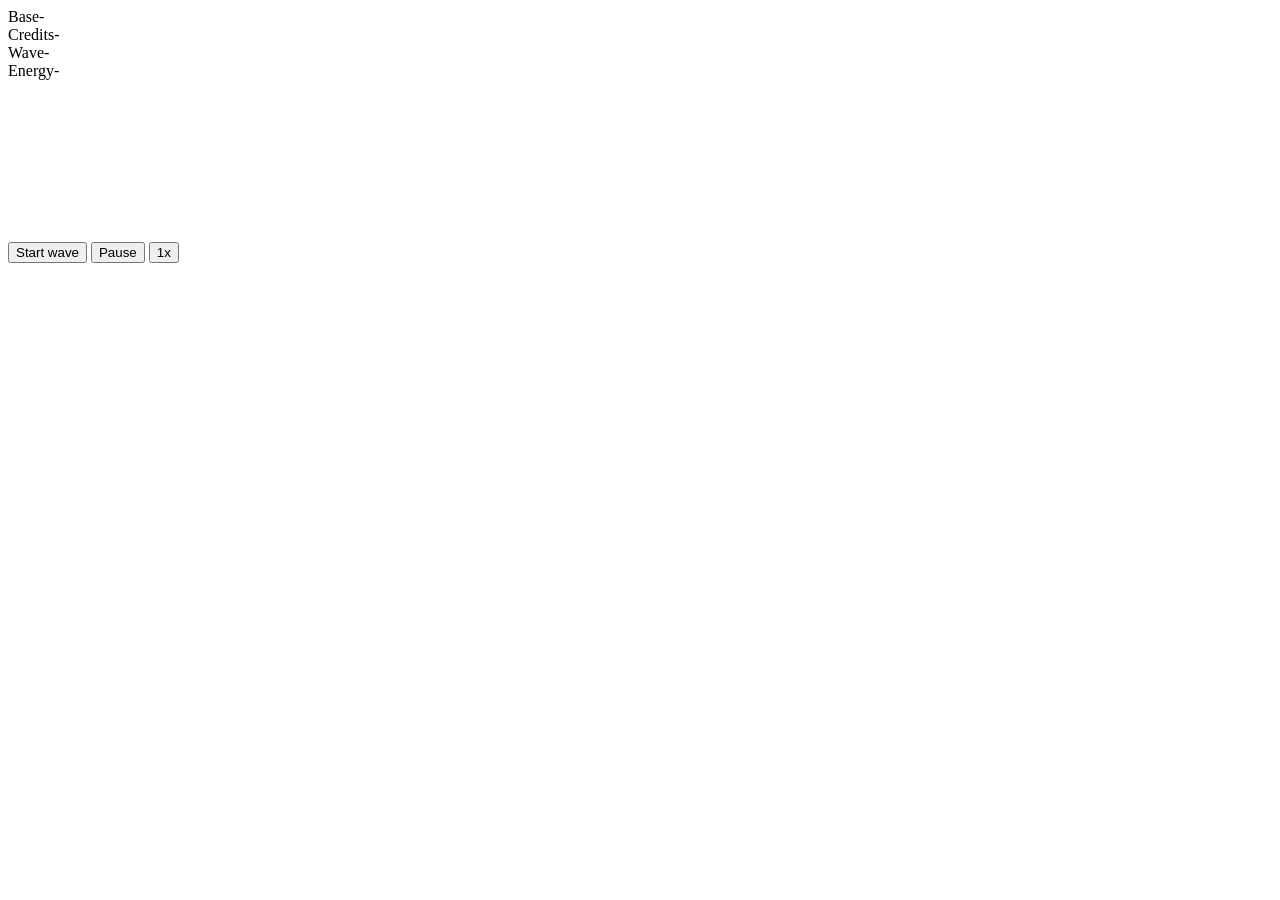
<file: src/index.template.html>
<!doctype html>
<html lang="en">
<head>
<meta charset="utf-8">
<meta name="viewport" content="width=device-width, initial-scale=1, viewport-fit=cover">
<meta name="theme-color" content="#0a0e18">
<title>TD: Another World</title>
<!-- BUILD:NOTICE -->
<style>
/* BUILD:STYLE */
</style>
</head>
<body>
<div id="app">
  <header id="hud">
    <div class="stats">
      <div class="stat" id="stat-health"><span class="label">Base</span><span class="value">-</span></div>
      <div class="stat" id="stat-credits"><span class="label">Credits</span><span class="value">-</span></div>
      <div class="stat" id="stat-wave"><span class="label">Wave</span><span class="value">-</span></div>
      <div class="stat" id="stat-energy"><span class="label">Energy</span><span class="value">-</span></div>
    </div>
    <div class="waves" id="waves" aria-label="Waves"></div>
  </header>

  <main id="stage">
    <canvas id="map" aria-label="Hex map"></canvas>
    <section class="panel" id="intel" hidden aria-live="polite"></section>
    <div id="overlay" hidden>
      <div class="card">
        <h2 id="overlay-title"></h2>
        <p id="overlay-stats"></p>
        <p class="final" id="overlay-credits"></p>
        <button class="primary" id="btn-restart" type="button">Restart</button>
      </div>
    </div>
  </main>

  <footer id="controls">
    <div class="control-row">
      <div id="palette"></div>
    </div>
    <div class="control-row" style="margin-top: 8px">
      <button class="primary" id="btn-start" type="button">Start wave</button>
      <button id="btn-pause" type="button">Pause</button>
      <button id="btn-speed" type="button" aria-label="Game speed">1x</button>
    </div>
    <div id="message" aria-live="polite"></div>
  </footer>
</div>

<script>
/* BUILD:DATA */
</script>
<script>
/* BUILD:SCRIPTS */
</script>
</body>
</html>
</file>
